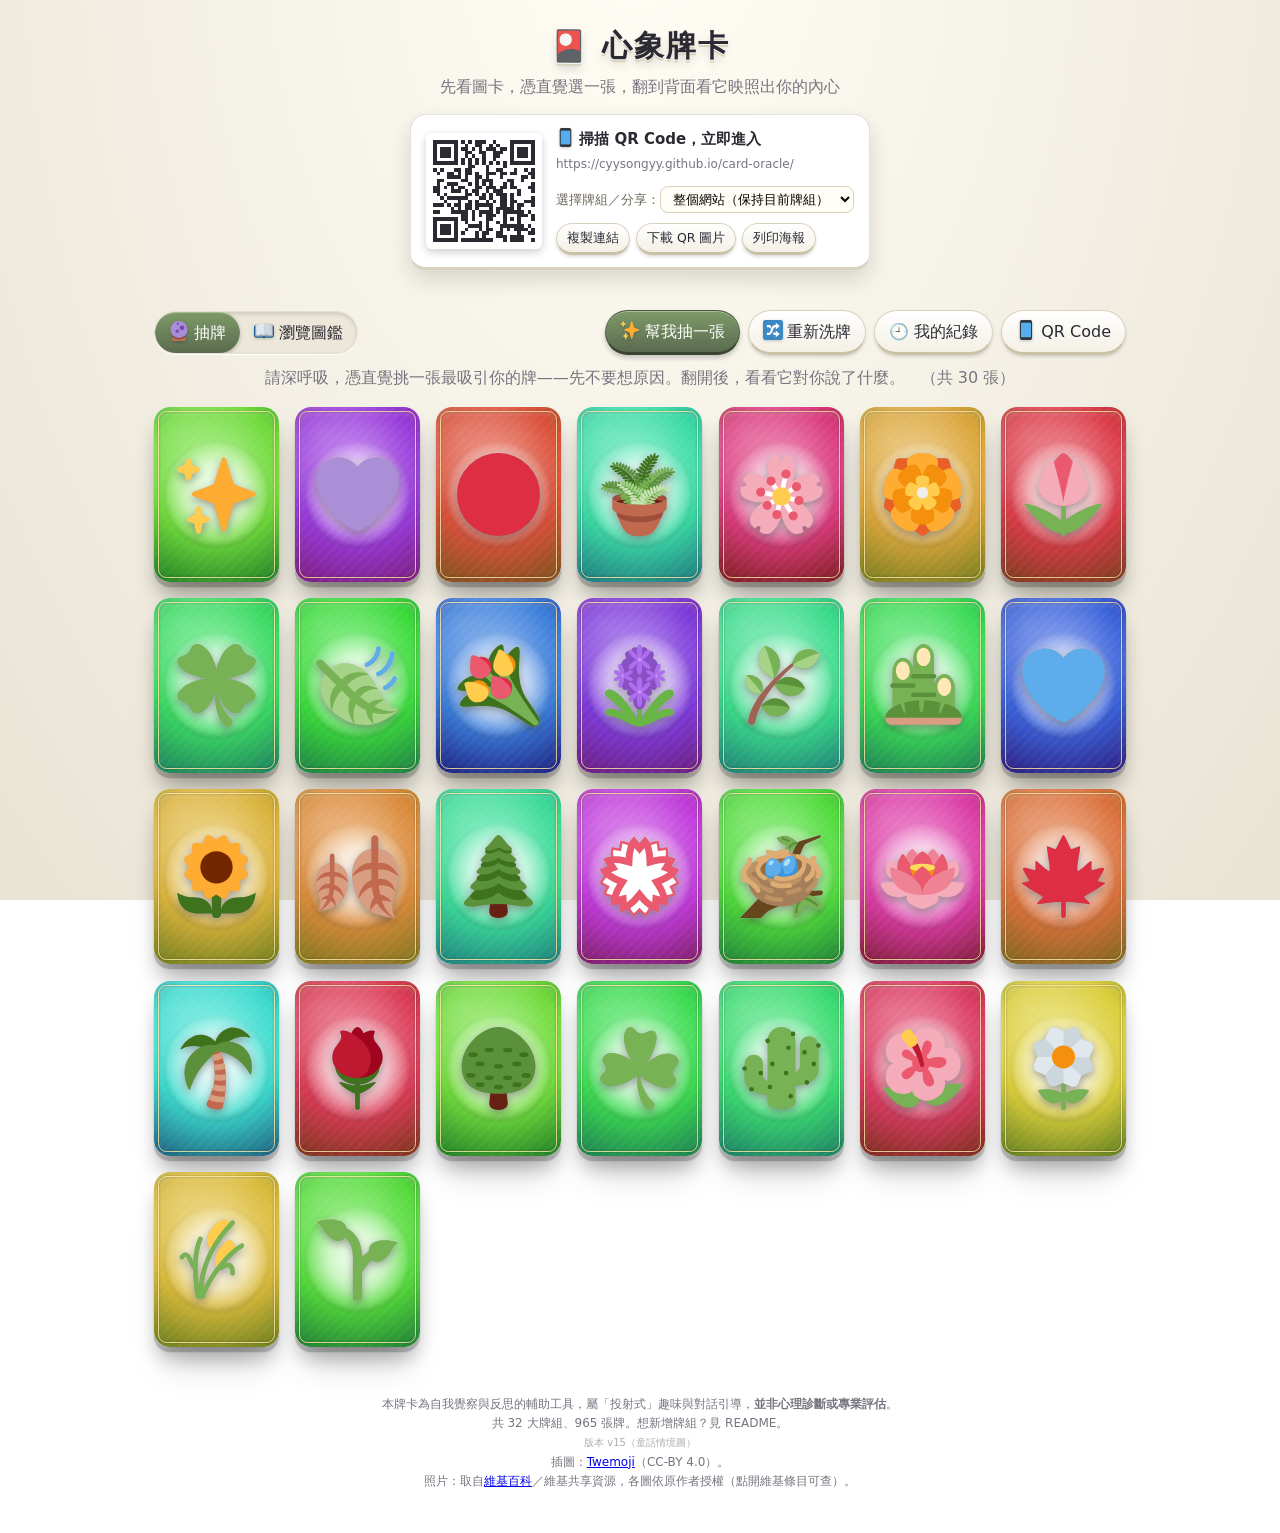
<file: index.html>
<!DOCTYPE html>
<html lang="zh-Hant">
<head>
<meta charset="UTF-8">
<meta name="viewport" content="width=device-width, initial-scale=1">
<title>心象牌卡 Card Oracle｜植物・動物・食物・山水</title>
<meta name="description" content="線上心理投射牌卡：憑直覺選一張牌，看看背後的意涵。">
<link rel="stylesheet" href="assets/style.css">
</head>
<body>
<header class="top">
  <h1>🎴 心象牌卡</h1>
  <p class="sub">先看圖卡，憑直覺選一張，翻到背面看它映照出你的內心</p>
  <div class="hero">
  <section class="qrhome" aria-label="掃描進入">
    <div id="qrhome" class="qrbox" role="img" aria-label="網站 QR Code"></div>
    <div class="qrtxt">
      <b>📱 掃描 QR Code，立即進入</b>
      <span id="siteurl"></span>
      <label class="sharepick">選擇牌組／分享：<select id="sharePick"></select></label>
      <div class="qracts"><button id="btnCopyLink">複製連結</button><button id="btnQRdl2">下載 QR 圖片</button><button id="btnQRprint2">列印海報</button></div>
    </div>
  </section>
  <nav id="decks" class="tabs" aria-label="牌組"></nav>
  </div>
</header>

<main>
  <section class="bar">
    <div class="seg" role="tablist">
      <button id="modeDraw" class="on">🔮 抽牌</button>
      <button id="modeBrowse">📖 瀏覽圖鑑</button>
    </div>
    <div class="acts">
      <button id="btnRandom" class="pri">✨ 幫我抽一張</button>
      <button id="btnShuffle">🔀 重新洗牌</button>
      <button id="btnHistory">🕘 我的紀錄</button>
      <button id="btnQR">📱 QR Code</button>
    </div>
  </section>
  <p id="intro" class="intro"></p>
  <div id="grid" class="grid"></div>
</main>

<footer>
  <p>本牌卡為自我覺察與反思的輔助工具，屬「投射式」趣味與對話引導，<b>並非心理診斷或專業評估</b>。<br>
  <span id="count"></span>想新增牌組？見 README。<br><small style="opacity:.6">版本 v15（童話情境圖）</small><br>插圖：<a href="https://github.com/jdecked/twemoji" target="_blank" rel="noopener">Twemoji</a>（CC-BY 4.0）。<br>照片：取自<a href="https://zh.wikipedia.org" target="_blank" rel="noopener">維基百科</a>／維基共享資源，各圖依原作者授權（點開維基條目可查）。</p>
</footer>

<div id="modal" class="modal" hidden>
  <div class="cardwrap">
    <div class="stage"><div id="flip" class="flip"><div class="face front" id="front"></div><div class="face back2" id="backface"></div></div></div>
    <p class="hint">點卡片可再翻面</p>
    <div class="sheet-acts">
      <button id="btnCopy">📋 複製結果</button>
      <button id="btnAgain" class="pri">再抽一張</button>
      <button id="close">關閉</button>
    </div>
  </div>
</div>

<div id="hist" class="modal" hidden>
  <div class="sheet">
    <button id="closeHist" class="x" aria-label="關閉">✕</button>
    <h2>🕘 我的紀錄</h2>
    <div id="histList"></div>
    <div class="sheet-acts"><button id="btnClear">清除紀錄</button></div>
  </div>
</div>

<div id="qrm" class="modal" hidden>
  <div class="sheet" style="text-align:center">
    <button id="closeQR" class="x" aria-label="關閉">✕</button>
    <h2>📱 掃描進入心象牌卡</h2>
    <div id="qrbox" class="qrbox big" style="margin:12px auto"></div>
    <p id="qrurl" style="word-break:break-all;color:#77747f;font-size:13px"></p>
    <div class="sheet-acts"><button id="btnQRdl" class="pri">下載 QR 圖片</button><button id="btnQRprint">列印</button></div>
  </div>
</div>

<div id="toast" class="toast" hidden></div>

<!-- 牌組資料：新增牌組 = 新增一個 data/xxx.js，並在這裡加一行 script -->
<script src="data/lib.js"></script>
<script src="data/plants.js"></script>
<script src="data/animals.js"></script>
<script src="data/food.js"></script>
<script src="data/landscape.js"></script>
<script src="data/colors.js"></script>
<script src="data/shapes.js"></script>
<script src="data/house.js"></script>
<script src="data/dreams.js"></script>
<script src="data/weather.js"></script>
<script src="data/vehicles.js"></script>
<script src="data/objects.js"></script>
<script src="data/archetypes.js"></script>
<script src="data/scenes.js"></script>
<script src="data/music.js"></script>
<script src="data/emotions.js"></script>
<script src="data/values.js"></script>
<script src="data/strengths.js"></script>
<script src="data/careers.js"></script>
<script src="data/body.js"></script>
<script src="data/gestures.js"></script>
<script src="data/childhood.js"></script>
<script src="data/fairytales.js"></script>
<script src="data/sports.js"></script>
<script src="data/selfcare.js"></script>
<script src="data/fruit.js"></script>
<script src="data/drinks.js"></script>
<script src="data/relations.js"></script>
<script src="data/campus.js"></script>
<script src="data/growth.js"></script>
<script src="data/iceberg.js"></script>
<script src="data/communication.js"></script>
<script src="data/leadership.js"></script>
<script src="data/photos.js"></script>
<script src="data/emoji.js"></script>
<script src="data/qr.js"></script>
<script src="data/qr_decks.js"></script>
<script src="assets/app.js"></script>
</body>
</html>
</file>
<file: assets/style.css>
:root{--bg:#f6f4ef;--ink:#2b2a33;--mute:#77747f;--pri:#5b6b4f;--pri2:#7d8f6e;--card:#fff;--line:#e4e0d6}
*{box-sizing:border-box}
body{margin:0;background:var(--bg);color:var(--ink);font-family:"Noto Sans TC","PingFang TC","Microsoft JhengHei",system-ui,sans-serif;line-height:1.6}
button{font:inherit;cursor:pointer;border:1px solid var(--line);background:#fff;color:var(--ink);padding:8px 14px;border-radius:999px}
button:hover{border-color:var(--pri2)}
button.pri{background:var(--pri);color:#fff;border-color:var(--pri)}
.top{text-align:center;padding:22px 16px 6px}
.top h1{margin:0;font-size:28px;letter-spacing:2px}
.sub{margin:4px 0 14px;color:var(--mute)}
.tabs{display:flex;gap:8px;justify-content:center;flex-wrap:wrap}
.tabs button.on{background:var(--pri);color:#fff;border-color:var(--pri)}
.tabs button[disabled]{opacity:.5;cursor:not-allowed}
.tabs small{font-size:11px;margin-left:4px}
main{max-width:1000px;margin:0 auto;padding:12px 14px 30px}
.bar{display:flex;flex-wrap:wrap;gap:10px;justify-content:space-between;align-items:center;margin:8px 0}
.seg{display:flex;border:1px solid var(--line);border-radius:999px;overflow:hidden;background:#fff}
.seg button{border:0;border-radius:0}
.seg button.on{background:var(--pri2);color:#fff}
.acts{display:flex;gap:8px;flex-wrap:wrap}
.intro{text-align:center;color:var(--mute);margin:10px 0 16px}
.grid{display:grid;grid-template-columns:repeat(auto-fill,minmax(112px,1fr));gap:12px}
.c{position:relative;aspect-ratio:3/4.2;border-radius:14px;cursor:pointer;transition:transform .2s,box-shadow .2s;box-shadow:0 2px 6px #0002;overflow:hidden;border:0;padding:0}
.c:hover{transform:translateY(-4px) rotate(-1deg);box-shadow:0 8px 18px #0003}
.c.back,.face.back{background:
  radial-gradient(circle at 50% 50%,#ffffff22 0 18%,transparent 19%),
  repeating-linear-gradient(45deg,#3f4b38 0 8px,#4a5842 8px 16px);
  border:3px solid #e9e2c9;border-radius:14px}
.c.back::after,.face.back::after{content:"🌙";position:absolute;inset:0;display:flex;align-items:center;justify-content:center;font-size:32px;opacity:.85}
.c.picked{outline:3px solid #e0b64a}
.cf{position:absolute;inset:0;display:flex;flex-direction:column;align-items:center;justify-content:center;gap:4px;color:#fff;text-shadow:0 1px 3px #0005;border-radius:14px}
.cf .em{font-size:44px;filter:drop-shadow(0 2px 3px #0004)}
.cf .nm{font-weight:700;letter-spacing:1px}
.cf .en{font-size:11px;opacity:.85}
.modal{position:fixed;inset:0;background:#000a;display:flex;align-items:center;justify-content:center;padding:14px;z-index:10;overflow:auto}
.modal[hidden]{display:none}
.sheet{position:relative;background:var(--card);border-radius:20px;max-width:520px;width:100%;max-height:94vh;overflow:auto;padding:22px 20px 18px}
.x{position:absolute;right:12px;top:10px;border:0;background:transparent;font-size:18px}
.stage{perspective:900px;display:flex;justify-content:center;margin:6px 0 14px}
.flip{position:relative;width:170px;aspect-ratio:3/4.2;transition:transform .8s;transform-style:preserve-3d}
.flip.open{transform:rotateY(180deg)}
.face{position:absolute;inset:0;backface-visibility:hidden;border-radius:14px;box-shadow:0 8px 22px #0004}
.face.front{transform:rotateY(180deg)}
.face.front .cf .em{font-size:64px}.face.front .cf .nm{font-size:22px}
.detail{opacity:0;transform:translateY(8px);transition:all .5s .5s}
.detail.show{opacity:1;transform:none}
.detail h2{margin:0 0 2px;font-size:22px}
.detail .ttl{color:var(--pri);font-weight:700;margin-bottom:10px}
.detail p{margin:6px 0}
.tag{display:inline-block;font-size:12px;padding:1px 9px;border-radius:999px;margin-right:6px;color:#fff}
.t-l{background:#6a9a5b}.t-s{background:#b07a5b}.t-a{background:#6a79a8}
.sheet-acts{display:flex;gap:8px;justify-content:center;margin-top:14px;flex-wrap:wrap}
#histList .h{border-bottom:1px solid var(--line);padding:8px 0;font-size:14px}
#histList .h b{margin-right:6px}#histList .h span{color:var(--mute);font-size:12px}
footer{max-width:760px;margin:0 auto;padding:6px 16px 30px;color:var(--mute);font-size:12px;text-align:center}
.toast{position:fixed;left:50%;bottom:26px;transform:translateX(-50%);background:#222;color:#fff;padding:8px 16px;border-radius:999px;z-index:20}
.toast[hidden]{display:none}
@media(max-width:480px){.grid{grid-template-columns:repeat(3,1fr);gap:8px}.cf .em{font-size:34px}}
@media print{body.printqr>*:not(#qrm){display:none!important}body.printqr #qrm{position:static;background:#fff}body.printqr .x,body.printqr .sheet-acts{display:none}}

/* v2：圖卡正面、翻到背面看意涵 */
.tabs{gap:6px}.tabs button{padding:6px 11px;font-size:14px}
.cardwrap{width:100%;max-width:340px;margin:auto;text-align:center}
.stage{perspective:1200px;display:flex;justify-content:center;margin:0 0 8px}
.flip{position:relative;width:min(310px,84vw);height:min(440px,64vh);cursor:pointer;transition:transform .8s;transform-style:preserve-3d}
.flip.open{transform:rotateY(180deg)}
.face.front{transform:none}
.face.back2{transform:rotateY(180deg);background:#fffdf6;border:3px solid #e9e2c9;overflow:auto}
.face .cf .em{font-size:84px}.face .cf .nm{font-size:28px}.face .cf .en{font-size:14px}
.bk{padding:16px 16px 14px;text-align:left;font-size:14px;line-height:1.6;color:#2b2a33}
.bk-h{font-size:20px;font-weight:700}.bk-h small{font-size:12px;color:#999;font-weight:400}
.bk-t{color:var(--pri);font-weight:700;margin:2px 0 8px}
.bk p{margin:6px 0}.bk .ask{background:#f1f3ee;border-radius:8px;padding:6px 8px}
.hint{color:#ffffffbb;font-size:12px;margin:2px 0 6px}
.cardwrap .sheet-acts button{background:#fff}
.cardwrap .sheet-acts button.pri{background:var(--pri)}
.c .cf{padding:2px;text-align:center}
.c .cf .nm{font-size:15px}

/* v3：精緻牌面（塔羅風外框、插圖光暈、名稱絲帶） */
.cf{container-type:inline-size;justify-content:flex-start;gap:0;padding:0;overflow:hidden;text-shadow:none}
.cf::before{content:"";position:absolute;inset:0;background:
  radial-gradient(circle at 20% 15%,#ffffff2e,transparent 45%),
  repeating-linear-gradient(135deg,#ffffff0a 0 2px,transparent 2px 7px);pointer-events:none}
.cf .fr{position:absolute;inset:3.5cqw;border:.5cqw solid #ffe9a8cc;border-radius:7cqw;box-shadow:inset 0 0 0 1.2cqw #00000018,0 0 0 .5cqw #00000026;pointer-events:none}
.cf.lt .fr{border-color:#00000055}
.cf .no{position:absolute;top:6.5cqw;left:0;right:0;text-align:center;font-size:6.2cqw;letter-spacing:.6cqw;opacity:.85;font-weight:600}
.cf .st{position:absolute;bottom:23cqw;left:8cqw;font-size:6cqw;opacity:.7}
.cf .st::after{content:"✦";position:absolute;left:calc(100cqw - 22cqw);top:0}
.cf .art{position:absolute;left:0;right:0;top:15cqw;height:60cqw;display:flex;align-items:center;justify-content:center}
.cf .halo{position:absolute;width:62cqw;height:62cqw;border-radius:50%;background:radial-gradient(circle,#ffffffbb 0,#ffffff55 42%,transparent 70%);filter:blur(1px)}
.cf.lt .halo{background:radial-gradient(circle,#ffffffaa 0,#ffffff44 45%,transparent 70%)}
.cf .tw{position:relative;width:46cqw;height:46cqw;filter:drop-shadow(0 1.6cqw 2cqw #0000004d);transition:transform .3s}
.cf .fb{position:relative;font-size:38cqw;line-height:1;filter:drop-shadow(0 1.6cqw 2cqw #0000004d)}
.c:hover .tw{transform:scale(1.08) rotate(-3deg)}
.cf .rib{position:absolute;left:7cqw;right:7cqw;bottom:8cqw;padding:2.2cqw 2cqw 2cqw;text-align:center;border-radius:4cqw;background:linear-gradient(180deg,#00000040,#00000066);border:.4cqw solid #ffe9a866;backdrop-filter:blur(2px)}
.cf.lt .rib{background:linear-gradient(180deg,#ffffffaa,#ffffffcc);border-color:#00000022}
.cf .nm{font-size:10.5cqw;font-weight:800;letter-spacing:.8cqw;line-height:1.15;color:#fff;text-shadow:0 .5cqw 1cqw #0006}
.cf .en{font-size:5.4cqw;opacity:.9;letter-spacing:.3cqw;color:#fff;margin-top:.4cqw}
.cf.lt .nm,.cf.lt .en{color:inherit;text-shadow:none}
.c{box-shadow:0 3px 8px #0003,0 0 0 1px #0002;border-radius:3.5cqw;border-radius:14px;overflow:hidden}
.c::after{content:"";position:absolute;inset:0;background:linear-gradient(115deg,transparent 40%,#ffffff55 50%,transparent 60%);transform:translateX(-120%);transition:transform .6s;pointer-events:none}
.c:hover::after{transform:translateX(120%)}
.face.front,.face.back2{border-radius:18px}
.face .cf{border-radius:18px}
.face.front{overflow:hidden;border:0}
/* 背面 */
.bk-h{display:flex;align-items:center;gap:8px}
.tw.sm{width:34px;height:34px;flex:none}
.bk-h .fb{font-size:28px}
.orn{text-align:center;color:#c9a64a;letter-spacing:6px;font-size:11px;margin:-2px 0 6px}
.face.back2{background:
  linear-gradient(#fffdf6,#fffdf6) padding-box,
  linear-gradient(135deg,#e9d9a6,#c9a64a,#e9d9a6) border-box;border:3px solid transparent}
@media(max-width:480px){.cf .no{display:none}}

.tabs{flex-direction:column;align-items:center;gap:6px;max-width:960px;margin:0 auto}
.grp{display:flex;flex-wrap:wrap;gap:6px;justify-content:center;align-items:center}
.glab{font-size:12px;color:var(--mute);margin-right:2px;white-space:nowrap}
.tabs button{padding:5px 10px;font-size:13.5px}

/* v3.1 版面微調 */
.cf .art{top:11cqw;height:84cqw}
.cf .halo{width:74cqw;height:74cqw}
.cf .tw{width:58cqw;height:58cqw}
.cf .fb{font-size:48cqw}
.glab{flex-basis:100%;text-align:center;margin:4px 0 0}
.hint{text-shadow:0 1px 3px #000a}
.bk{position:relative;font-size:15.5px;line-height:1.7;min-height:100%}
.bk>*{position:relative;z-index:1}
.bk .wm{position:absolute;right:-18px;bottom:-14px;width:170px;height:170px;opacity:.09;z-index:0}
.bk .wm img{width:100%;height:100%;filter:grayscale(.3)}
.bk-h{font-size:22px}
.tw.sm{width:38px;height:38px}
.cf .halo{background:radial-gradient(circle,#fffffff0 0,#ffffffa0 38%,#ffffff30 62%,transparent 72%)}

/* 首頁 QR */
.qrhome{display:flex;gap:14px;align-items:center;justify-content:center;max-width:460px;margin:0 auto 14px;padding:12px 14px;background:#fff;border:1px solid var(--line);border-radius:16px;box-shadow:0 2px 8px #0001;text-align:left}
.qrbox{width:116px;height:116px;flex:none;line-height:0}
.qrbox svg{width:100%;height:100%;display:block;border-radius:6px}
.qrbox.big{width:240px;height:240px}
.qrtxt{display:flex;flex-direction:column;gap:4px;font-size:13px;color:var(--mute);min-width:0}
.qrtxt b{font-size:15px;color:var(--ink)}
.qrtxt span{word-break:break-all;font-size:12px}
.qracts{display:flex;gap:6px;flex-wrap:wrap;margin-top:4px}
.qracts button{padding:4px 10px;font-size:12.5px}
@media(max-width:380px){.qrhome{flex-direction:column;text-align:center}.qracts{justify-content:center}}

/* ===== v4：立體化 ===== */
body{background:radial-gradient(ellipse at 50% -10%,#fffdf5 0,#f3efe4 55%,#e9e3d3 100%) fixed}
.top h1{font-size:30px;text-shadow:0 1px 0 #fff,0 3px 0 #d9d2bd,0 6px 8px #0002;display:flex;align-items:center;justify-content:center;gap:8px}
img.ic{width:1.25em;height:1.25em;vertical-align:-.22em;margin-right:.3em;filter:drop-shadow(0 1px 1.5px #0003)}
h1 img.ic{width:1.1em;height:1.1em;margin:0}
/* 3D 按鈕 */
button{background:linear-gradient(180deg,#fff 0,#f4f0e6 100%);border:1px solid #d8d1bd;border-bottom-width:3px;border-bottom-color:#c9c1a8;
  box-shadow:0 2px 3px #0002,inset 0 1px 0 #fff;transition:transform .12s,box-shadow .12s,border-color .12s}
button:hover{transform:translateY(-1px);box-shadow:0 5px 8px #0002,inset 0 1px 0 #fff}
button:active{transform:translateY(2px);border-bottom-width:1px;box-shadow:inset 0 2px 4px #0003}
button.pri,.tabs button.on,.seg button.on{background:linear-gradient(180deg,#7d9a68 0,#5b6b4f 100%);color:#fff;border-color:#4a5a40;border-bottom-color:#38452f;
  box-shadow:0 3px 5px #0003,inset 0 1px 0 #ffffff55}
.seg{box-shadow:inset 0 2px 4px #0002,0 1px 0 #fff;border-radius:999px;background:#ece7d8}
.seg button{background:transparent;border:0;box-shadow:none;transform:none}
.seg button.on{box-shadow:0 2px 4px #0003,inset 0 1px 0 #ffffff55;border-radius:999px}
.qrhome{box-shadow:0 10px 22px #0002,0 1px 0 #fff inset;border-bottom:3px solid #d8d1bd}
.qrbox svg{box-shadow:0 3px 8px #0003}
/* 3D 卡片 */
.grid{perspective:1100px;gap:16px}
.c{transform:perspective(700px) rotateX(var(--rx,0deg)) rotateY(var(--ry,0deg));transform-style:preserve-3d;
  transition:transform .18s ease-out,box-shadow .25s;border-radius:16px;
  box-shadow:0 1px 0 #ffffff80 inset,0 5px 0 #00000026,0 5px 0 1px #0000000d,0 14px 20px -4px #00000040,0 28px 34px -12px #00000030}
.c:hover{transform:perspective(700px) rotateX(var(--rx,0deg)) rotateY(var(--ry,0deg)) translateY(-6px) scale(1.03);
  box-shadow:0 1px 0 #ffffff80 inset,0 9px 0 #00000026,0 22px 30px -6px #00000050,0 40px 50px -16px #00000040}
.c:active{transform:perspective(700px) translateY(0) scale(.98)}
.c::before{content:"";position:absolute;inset:0;z-index:3;pointer-events:none;opacity:0;transition:opacity .2s;
  background:radial-gradient(circle at var(--gx,50%) var(--gy,30%),#ffffffaa 0,#ffffff00 48%)}
.c:hover::before{opacity:.9}
.c .art{transform:translate(var(--ax,0),var(--ay,0));transition:transform .18s ease-out}
.cf .tw{filter:drop-shadow(0 .8cqw 0 #00000026) drop-shadow(0 3cqw 3.5cqw #0000005c) drop-shadow(0 0 1cqw #ffffff66)}
.cf .halo{box-shadow:inset 0 -2cqw 5cqw #00000022}
.cf .rib{box-shadow:0 1.6cqw 3cqw #0000004d,inset 0 .5cqw 0 #ffffff44}
.cf .fr{box-shadow:inset 0 0 0 1.2cqw #00000018,0 0 0 .5cqw #00000026,inset 0 2cqw 4cqw #ffffff22}
/* 彈窗牌：厚邊與陰影 */
.face{box-shadow:0 2px 0 #ffffff80 inset,0 10px 0 #0000002e,0 24px 40px #0000006b}
.face{-webkit-backface-visibility:hidden}
.face.back2{box-shadow:0 2px 0 #fff inset,0 8px 0 #c9b97d,0 26px 40px #0000006b}
@media(hover:none){.c:hover{transform:none}}

/* v4.1：分頁放大 2 倍 */
.tabs{gap:14px;max-width:1280px}
.grp{gap:12px}
.tabs button{font-size:27px;padding:10px 22px;border-bottom-width:4px;border-radius:999px}
.glab{font-size:24px;margin:10px 0 2px}
.tabs img.ic{width:1.3em;height:1.3em}
@media(max-width:700px){.tabs button{font-size:19px;padding:8px 14px}.glab{font-size:17px}.grp{gap:8px}}

/* v5 collapsible deck groups (default collapsed) */
.glab{cursor:pointer;user-select:none;display:inline-flex;align-items:center;gap:8px;padding:6px 18px;border-radius:999px;background:#fffdf6;border:1px solid #e3dccb;box-shadow:0 3px 0 #d9d0bb,0 6px 12px #0001;color:#5b5444;font-weight:600;margin:6px 0}
.glab::after{content:"▾";font-size:.8em;transition:transform .2s}
.grp.open .glab::after{transform:rotate(180deg)}
.glab.has:not(:hover)::before{content:attr(data-cur);order:2;font-size:.7em;font-weight:500;background:#5b6b4f;color:#fff;border-radius:999px;padding:1px 10px}
.grp.open .glab.has::before{display:none}
.glab:hover{background:#fff}
.glab{flex-basis:auto!important}
.grp:not(.open) > button{display:none}
.grp{justify-content:center}

/* v6 抽牌模式：牌面無文字，圖案置中放大 */
.cf.nl .art{top:6cqw;height:calc(100% - 12cqw)}
.cf.nl .halo{width:88cqw;height:88cqw}
.cf.nl .tw{width:68cqw;height:68cqw}
.cf.nl .fb{font-size:56cqw}
.cf.nl .st{bottom:7cqw}
.cf.nl .st,.cf.nl .no{display:none}

/* v8 真實照片層 */
.cf .photo{position:absolute;left:6cqw;right:6cqw;top:8cqw;bottom:8cqw;border-radius:5cqw;background:#0000 center/cover no-repeat;opacity:0;transition:opacity .35s;z-index:2;box-shadow:0 1.2cqw 3cqw #0006,inset 0 0 0 .8cqw #ffffffcc;border:.8cqw solid #fffffff0}
.cf .photo.on{opacity:1}
.cf:has(.photo.on) .halo,.cf:has(.photo.on) .tw,.cf:has(.photo.on) .fb{opacity:0}
.cf:has(.photo.on) .st{display:none}

/* v9 單一測驗模式與分享選單 */
.sharepick{display:block;margin:8px 0 2px;font-size:13px;color:#6b6759}
.sharepick select{font:inherit;padding:4px 8px;border-radius:8px;border:1px solid #d8d1bd;background:#fffdf6;max-width:100%}
body.solo .qrhome,body.solo #btnQR,body.solo .seg,body.solo #count,body.solo #btnHistory{display:none!important}
.solotitle{font-size:22px;font-weight:700;color:#5b5444;text-align:center;margin:6px 0 2px}
.solotitle:empty{display:none}


/* v11 牌組改為下拉式選單 */
.deckpick{display:flex;justify-content:center;margin:14px auto 6px}
.deckpick select{font:inherit;font-size:22px;font-weight:700;color:#5b5444;padding:10px 44px 10px 22px;border-radius:999px;border:1px solid #e3dccb;background:#fffdf6 url("data:image/svg+xml;utf8,<svg xmlns='http://www.w3.org/2000/svg' width='14' height='9'><path d='M1 1l6 6 6-6' fill='none' stroke='%235b5444' stroke-width='2'/></svg>") no-repeat right 18px center;box-shadow:0 3px 0 #d9d0bb,0 6px 12px #0001;appearance:none;-webkit-appearance:none;cursor:pointer;max-width:92vw}
.deckpick select:focus{outline:2px solid #7d9a68}
@media(max-width:700px){.deckpick select{font-size:18px}}

/* v12 翻牌改為正反面切換（無 3D 背面隱藏），避免手機上正反面重疊 */
.flip,.flip.open{transform:none;transform-style:flat;transition:none}
.face.front,.face.back2{transform:none;-webkit-backface-visibility:visible;backface-visibility:visible}
.face.back2{display:none}
.flip.open .face.front{display:none}
.flip.open .face.back2{display:block}

/* v15 情境組合圖：多個圖示構成故事場景 */
.cf .scn{position:relative;width:92%;aspect-ratio:1/1;z-index:1}
.cf .scn .si{position:absolute;aspect-ratio:1/1;height:auto;filter:drop-shadow(0 .8cqw 0 #00000026) drop-shadow(0 2.4cqw 3cqw #0000005c)}
.cf .scn span.si{font-size:22cqw;line-height:1;display:flex;align-items:center;justify-content:center}
.cf .scn .s0{left:2%;top:18%;width:58%}
.cf .scn .s1{right:0;top:0;width:38%}
.cf .scn .s2{right:2%;bottom:2%;width:38%}
.cf .scn .s3{left:6%;bottom:0;width:30%}
.cf .scn.n2 .s0{left:4%;top:20%;width:62%}.cf .scn.n2 .s1{right:2%;top:auto;bottom:8%;width:40%}
.cf .scn.n3 .s1{right:0;top:4%}.cf .scn.n3 .s2{right:6%;bottom:4%}
</file>
